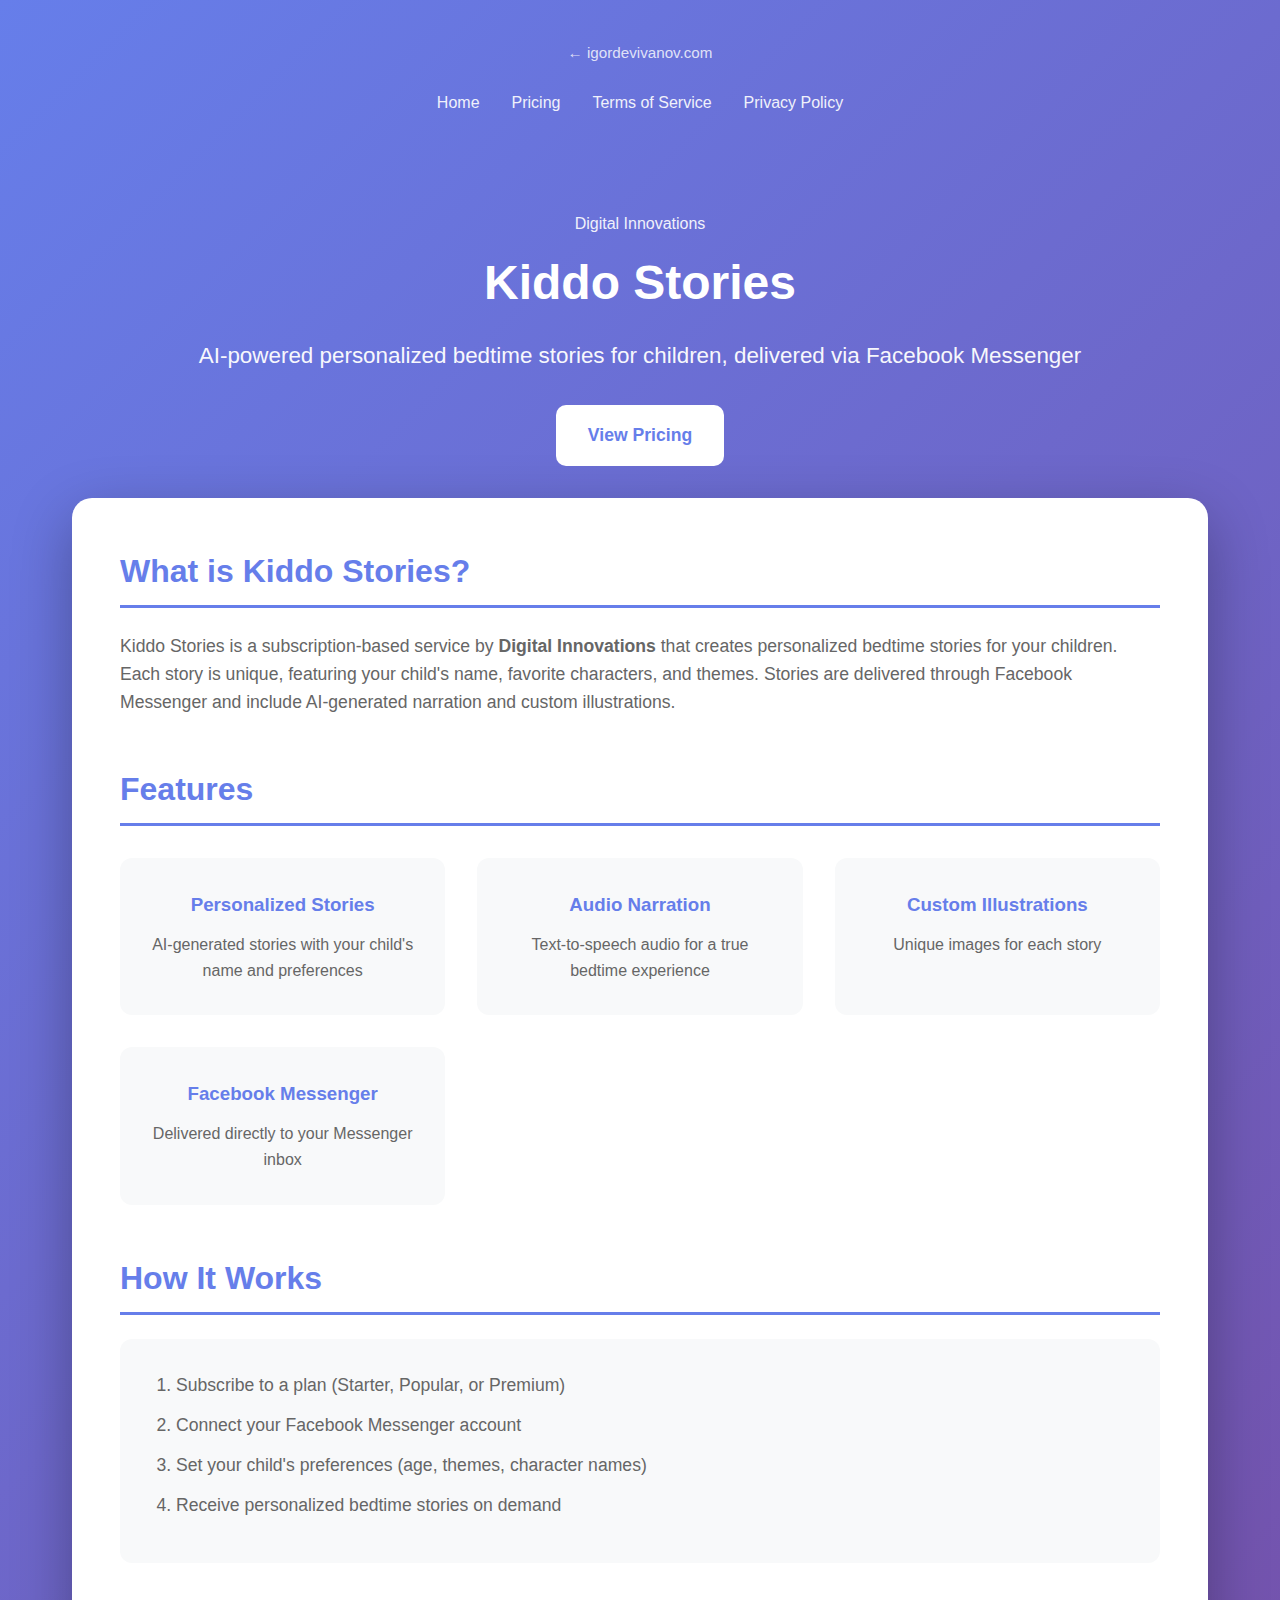
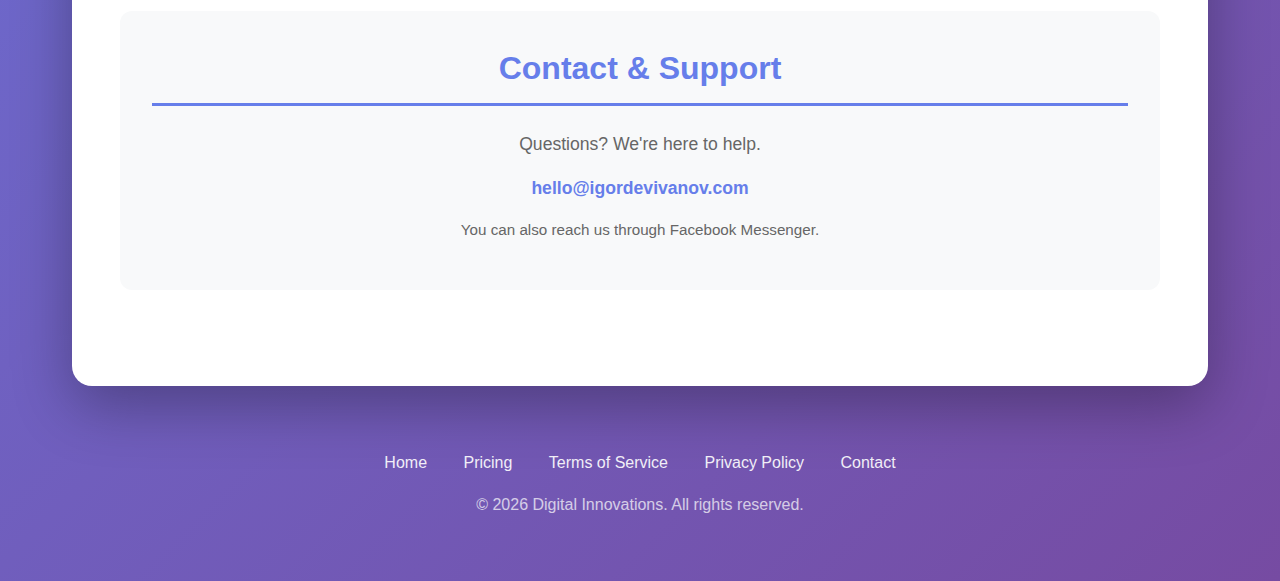
<file: digital-inovations/index.html>
<!DOCTYPE html>
<html lang="en">
<head>
    <meta charset="UTF-8">
    <meta name="viewport" content="width=device-width, initial-scale=1.0">
    <title>Digital Innovations - Kiddo Stories | AI Bedtime Stories for Kids</title>
    <style>
        * {
            margin: 0;
            padding: 0;
            box-sizing: border-box;
        }

        body {
            font-family: -apple-system, BlinkMacSystemFont, 'Segoe UI', Roboto, Oxygen, Ubuntu, Cantarell, sans-serif;
            line-height: 1.6;
            color: #333;
            background: linear-gradient(135deg, #667eea 0%, #764ba2 100%);
            min-height: 100vh;
        }

        .container {
            max-width: 1200px;
            margin: 0 auto;
            padding: 2rem;
        }

        nav {
            display: flex;
            justify-content: center;
            gap: 2rem;
            padding: 1rem 0;
            margin-bottom: 2rem;
        }

        nav a {
            color: white;
            text-decoration: none;
            font-weight: 500;
            opacity: 0.9;
        }

        nav a:hover {
            opacity: 1;
            text-decoration: underline;
        }

        .breadcrumb {
            text-align: center;
            padding: 0.5rem 0;
        }

        .breadcrumb a {
            color: rgba(255,255,255,0.8);
            text-decoration: none;
            font-size: 0.95rem;
        }

        .breadcrumb a:hover {
            color: white;
            text-decoration: underline;
        }

        header {
            text-align: center;
            color: white;
            padding: 3rem 2rem;
        }

        header .company {
            font-size: 1rem;
            opacity: 0.9;
            margin-bottom: 0.5rem;
        }

        header h1 {
            font-size: 3rem;
            margin-bottom: 1rem;
            font-weight: 700;
        }

        header p {
            font-size: 1.4rem;
            opacity: 0.95;
            margin-bottom: 2rem;
        }

        .cta-button {
            display: inline-block;
            background: white;
            color: #667eea;
            padding: 1rem 2rem;
            border-radius: 10px;
            text-decoration: none;
            font-weight: 600;
            font-size: 1.1rem;
            transition: transform 0.2s, box-shadow 0.2s;
        }

        .cta-button:hover {
            transform: translateY(-2px);
            box-shadow: 0 8px 25px rgba(0, 0, 0, 0.2);
        }

        .main-content {
            background: white;
            border-radius: 20px;
            padding: 3rem;
            margin-top: -1rem;
            box-shadow: 0 20px 60px rgba(0, 0, 0, 0.3);
        }

        .section {
            margin-bottom: 3rem;
        }

        .section h2 {
            font-size: 2rem;
            margin-bottom: 1.5rem;
            color: #667eea;
            border-bottom: 3px solid #667eea;
            padding-bottom: 0.5rem;
        }

        .section p {
            font-size: 1.1rem;
            color: #666;
            margin-bottom: 1rem;
        }

        .features {
            display: grid;
            grid-template-columns: repeat(auto-fit, minmax(250px, 1fr));
            gap: 2rem;
            margin-top: 2rem;
        }

        .feature-card {
            background: #f8f9fa;
            border-radius: 12px;
            padding: 2rem;
            text-align: center;
        }

        .feature-card h3 {
            color: #667eea;
            margin-bottom: 0.75rem;
        }

        .feature-card p {
            font-size: 1rem;
            margin-bottom: 0;
        }

        .how-it-works {
            background: #f8f9fa;
            border-radius: 12px;
            padding: 2rem;
            margin-top: 1rem;
        }

        .how-it-works ol {
            margin-left: 1.5rem;
            color: #666;
            font-size: 1.1rem;
        }

        .how-it-works li {
            margin-bottom: 0.75rem;
        }

        .contact-box {
            text-align: center;
            padding: 2rem;
            background: #f8f9fa;
            border-radius: 12px;
            margin-top: 2rem;
        }

        .contact-box a {
            color: #667eea;
            text-decoration: none;
            font-weight: 600;
        }

        .contact-box a:hover {
            text-decoration: underline;
        }

        footer {
            text-align: center;
            padding: 2rem;
            color: white;
            margin-top: 2rem;
        }

        footer a {
            color: white;
            text-decoration: none;
            margin: 0 1rem;
            opacity: 0.9;
        }

        footer a:hover {
            opacity: 1;
            text-decoration: underline;
        }

        footer p {
            margin-top: 1rem;
            opacity: 0.7;
        }

        @media (max-width: 768px) {
            header h1 {
                font-size: 2rem;
            }

            header p {
                font-size: 1.1rem;
            }

            .main-content {
                padding: 2rem 1.5rem;
            }

            nav {
                flex-wrap: wrap;
                justify-content: center;
            }
        }
    </style>
</head>
<body>
    <div class="container">
        <div class="breadcrumb">
            <a href="../index.html">← igordevivanov.com</a>
        </div>

        <nav>
            <a href="index.html">Home</a>
            <a href="pricing.html">Pricing</a>
            <a href="terms.html">Terms of Service</a>
            <a href="privacy.html">Privacy Policy</a>
        </nav>

        <header>
            <p class="company">Digital Innovations</p>
            <h1>Kiddo Stories</h1>
            <p>AI-powered personalized bedtime stories for children, delivered via Facebook Messenger</p>
            <a href="pricing.html" class="cta-button">View Pricing</a>
        </header>

        <div class="main-content">
            <section class="section">
                <h2>What is Kiddo Stories?</h2>
                <p>
                    Kiddo Stories is a subscription-based service by <strong>Digital Innovations</strong> that creates personalized bedtime stories for your children.
                    Each story is unique, featuring your child's name, favorite characters, and themes. Stories are delivered
                    through Facebook Messenger and include AI-generated narration and custom illustrations.
                </p>
            </section>

            <section class="section">
                <h2>Features</h2>
                <div class="features">
                    <div class="feature-card">
                        <h3>Personalized Stories</h3>
                        <p>AI-generated stories with your child's name and preferences</p>
                    </div>
                    <div class="feature-card">
                        <h3>Audio Narration</h3>
                        <p>Text-to-speech audio for a true bedtime experience</p>
                    </div>
                    <div class="feature-card">
                        <h3>Custom Illustrations</h3>
                        <p>Unique images for each story</p>
                    </div>
                    <div class="feature-card">
                        <h3>Facebook Messenger</h3>
                        <p>Delivered directly to your Messenger inbox</p>
                    </div>
                </div>
            </section>

            <section class="section">
                <h2>How It Works</h2>
                <div class="how-it-works">
                    <ol>
                        <li>Subscribe to a plan (Starter, Popular, or Premium)</li>
                        <li>Connect your Facebook Messenger account</li>
                        <li>Set your child's preferences (age, themes, character names)</li>
                        <li>Receive personalized bedtime stories on demand</li>
                    </ol>
                </div>
            </section>

            <section class="section contact-box">
                <h2>Contact & Support</h2>
                <p>Questions? We're here to help.</p>
                <p>
                    <a href="mailto:hello@igordevivanov.com">hello@igordevivanov.com</a>
                </p>
                <p style="margin-top: 1rem; font-size: 0.95rem;">You can also reach us through Facebook Messenger.</p>
            </section>
        </div>

        <footer>
            <a href="index.html">Home</a>
            <a href="pricing.html">Pricing</a>
            <a href="terms.html">Terms of Service</a>
            <a href="privacy.html">Privacy Policy</a>
            <a href="mailto:hello@igordevivanov.com">Contact</a>
            <p>© 2026 Digital Innovations. All rights reserved.</p>
        </footer>
    </div>
</body>
</html>
</file>
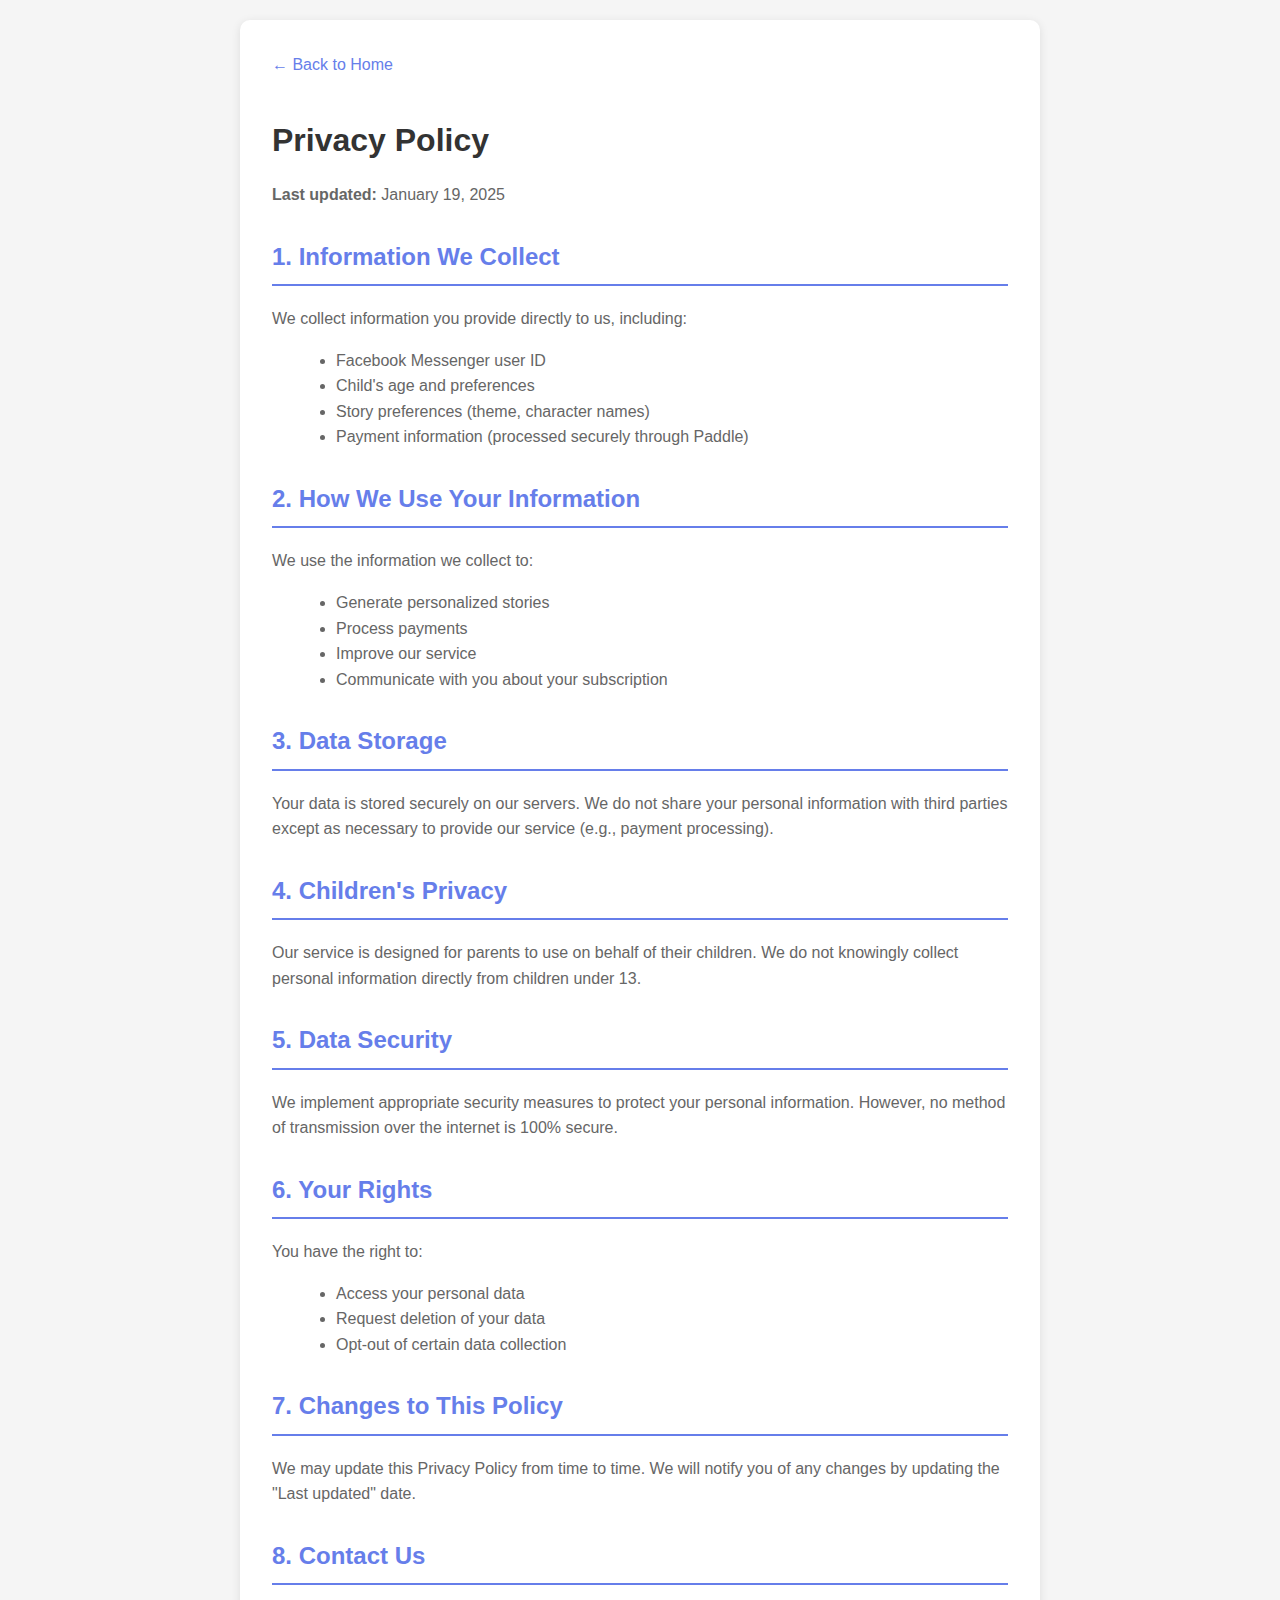
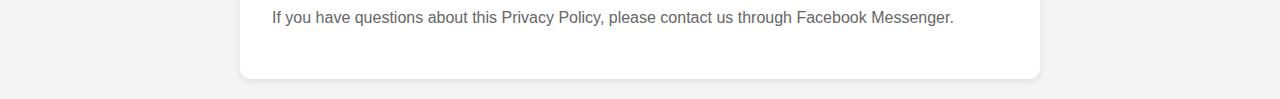
<file: privacy.html>
<!DOCTYPE html>
<html lang="en">
<head>
    <meta charset="UTF-8">
    <meta name="viewport" content="width=device-width, initial-scale=1.0">
    <title>Privacy Policy - Kiddo Stories</title>
    <style>
        body {
            font-family: -apple-system, BlinkMacSystemFont, 'Segoe UI', Roboto, Oxygen, Ubuntu, Cantarell, sans-serif;
            max-width: 800px;
            margin: 0 auto;
            padding: 20px;
            line-height: 1.6;
            background: #f5f5f5;
        }
        .container {
            background: white;
            padding: 2rem;
            border-radius: 10px;
            box-shadow: 0 2px 10px rgba(0, 0, 0, 0.1);
        }
        .back-link {
            display: inline-block;
            margin-bottom: 1rem;
            color: #667eea;
            text-decoration: none;
            font-weight: 500;
        }
        .back-link:hover {
            text-decoration: underline;
        }
        h1 {
            color: #333;
            margin-bottom: 0.5rem;
        }
        h2 {
            color: #667eea;
            margin-top: 30px;
            border-bottom: 2px solid #667eea;
            padding-bottom: 0.5rem;
        }
        p {
            color: #666;
        }
        ul {
            color: #666;
            margin-left: 1.5rem;
        }
    </style>
</head>
<body>
    <div class="container">
        <a href="/" class="back-link">← Back to Home</a>
        <h1>Privacy Policy</h1>
    <p><strong>Last updated:</strong> January 19, 2025</p>

    <h2>1. Information We Collect</h2>
    <p>We collect information you provide directly to us, including:</p>
    <ul>
        <li>Facebook Messenger user ID</li>
        <li>Child's age and preferences</li>
        <li>Story preferences (theme, character names)</li>
        <li>Payment information (processed securely through Paddle)</li>
    </ul>

    <h2>2. How We Use Your Information</h2>
    <p>We use the information we collect to:</p>
    <ul>
        <li>Generate personalized stories</li>
        <li>Process payments</li>
        <li>Improve our service</li>
        <li>Communicate with you about your subscription</li>
    </ul>

    <h2>3. Data Storage</h2>
    <p>Your data is stored securely on our servers. We do not share your personal information with third parties except as necessary to provide our service (e.g., payment processing).</p>

    <h2>4. Children's Privacy</h2>
    <p>Our service is designed for parents to use on behalf of their children. We do not knowingly collect personal information directly from children under 13.</p>

    <h2>5. Data Security</h2>
    <p>We implement appropriate security measures to protect your personal information. However, no method of transmission over the internet is 100% secure.</p>

    <h2>6. Your Rights</h2>
    <p>You have the right to:</p>
    <ul>
        <li>Access your personal data</li>
        <li>Request deletion of your data</li>
        <li>Opt-out of certain data collection</li>
    </ul>

    <h2>7. Changes to This Policy</h2>
    <p>We may update this Privacy Policy from time to time. We will notify you of any changes by updating the "Last updated" date.</p>

    <h2>8. Contact Us</h2>
    <p>If you have questions about this Privacy Policy, please contact us through Facebook Messenger.</p>
    </div>
</body>
</html>
</file>
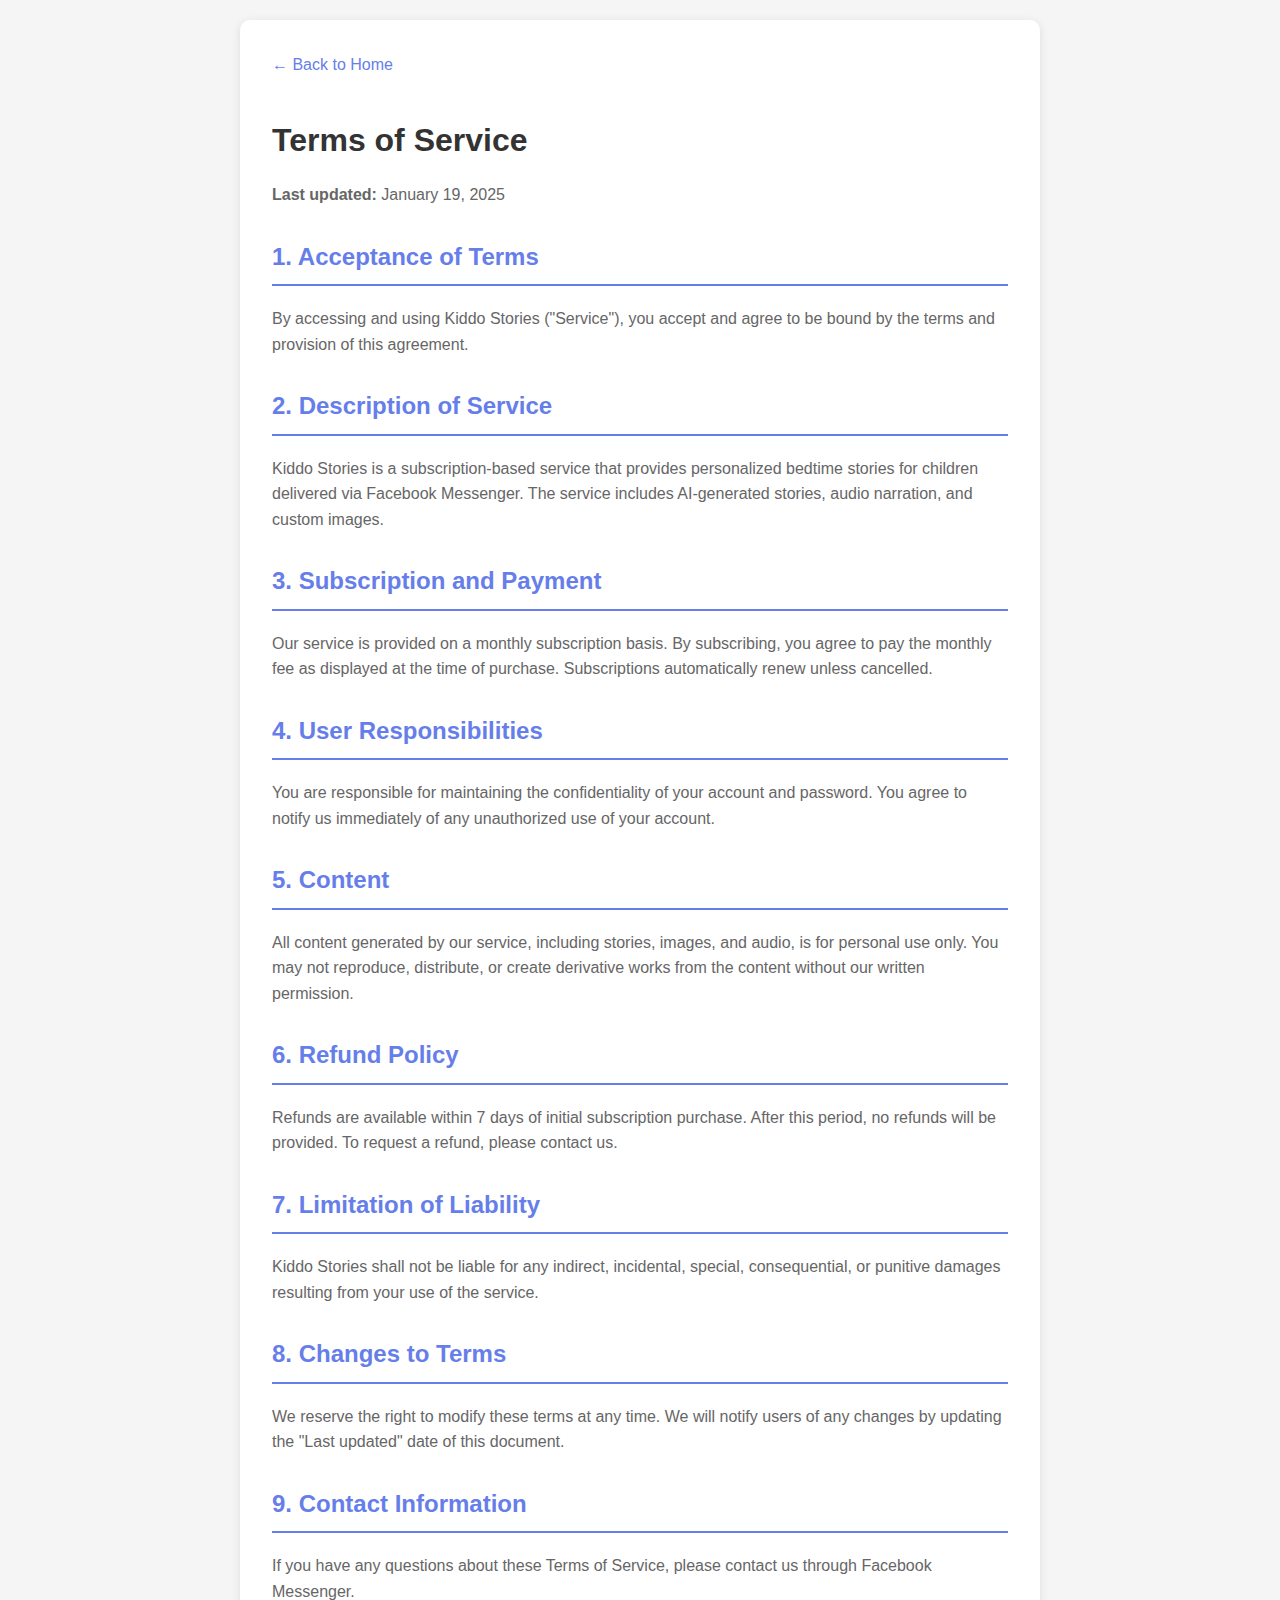
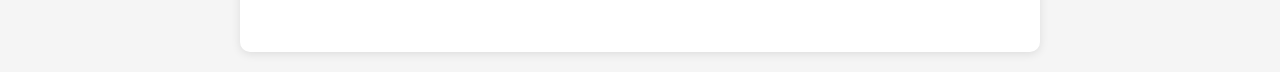
<file: terms.html>
<!DOCTYPE html>
<html lang="en">
<head>
    <meta charset="UTF-8">
    <meta name="viewport" content="width=device-width, initial-scale=1.0">
    <title>Terms of Service - Kiddo Stories</title>
    <style>
        body {
            font-family: -apple-system, BlinkMacSystemFont, 'Segoe UI', Roboto, Oxygen, Ubuntu, Cantarell, sans-serif;
            max-width: 800px;
            margin: 0 auto;
            padding: 20px;
            line-height: 1.6;
            background: #f5f5f5;
        }
        .container {
            background: white;
            padding: 2rem;
            border-radius: 10px;
            box-shadow: 0 2px 10px rgba(0, 0, 0, 0.1);
        }
        .back-link {
            display: inline-block;
            margin-bottom: 1rem;
            color: #667eea;
            text-decoration: none;
            font-weight: 500;
        }
        .back-link:hover {
            text-decoration: underline;
        }
        h1 {
            color: #333;
            margin-bottom: 0.5rem;
        }
        h2 {
            color: #667eea;
            margin-top: 30px;
            border-bottom: 2px solid #667eea;
            padding-bottom: 0.5rem;
        }
        p {
            color: #666;
        }
    </style>
</head>
<body>
    <div class="container">
        <a href="/" class="back-link">← Back to Home</a>
        <h1>Terms of Service</h1>
    <p><strong>Last updated:</strong> January 19, 2025</p>

    <h2>1. Acceptance of Terms</h2>
    <p>By accessing and using Kiddo Stories ("Service"), you accept and agree to be bound by the terms and provision of this agreement.</p>

    <h2>2. Description of Service</h2>
    <p>Kiddo Stories is a subscription-based service that provides personalized bedtime stories for children delivered via Facebook Messenger. The service includes AI-generated stories, audio narration, and custom images.</p>

    <h2>3. Subscription and Payment</h2>
    <p>Our service is provided on a monthly subscription basis. By subscribing, you agree to pay the monthly fee as displayed at the time of purchase. Subscriptions automatically renew unless cancelled.</p>

    <h2>4. User Responsibilities</h2>
    <p>You are responsible for maintaining the confidentiality of your account and password. You agree to notify us immediately of any unauthorized use of your account.</p>

    <h2>5. Content</h2>
    <p>All content generated by our service, including stories, images, and audio, is for personal use only. You may not reproduce, distribute, or create derivative works from the content without our written permission.</p>

    <h2>6. Refund Policy</h2>
    <p>Refunds are available within 7 days of initial subscription purchase. After this period, no refunds will be provided. To request a refund, please contact us.</p>

    <h2>7. Limitation of Liability</h2>
    <p>Kiddo Stories shall not be liable for any indirect, incidental, special, consequential, or punitive damages resulting from your use of the service.</p>

    <h2>8. Changes to Terms</h2>
    <p>We reserve the right to modify these terms at any time. We will notify users of any changes by updating the "Last updated" date of this document.</p>

    <h2>9. Contact Information</h2>
    <p>If you have any questions about these Terms of Service, please contact us through Facebook Messenger.</p>
    </div>
</body>
</html>
</file>
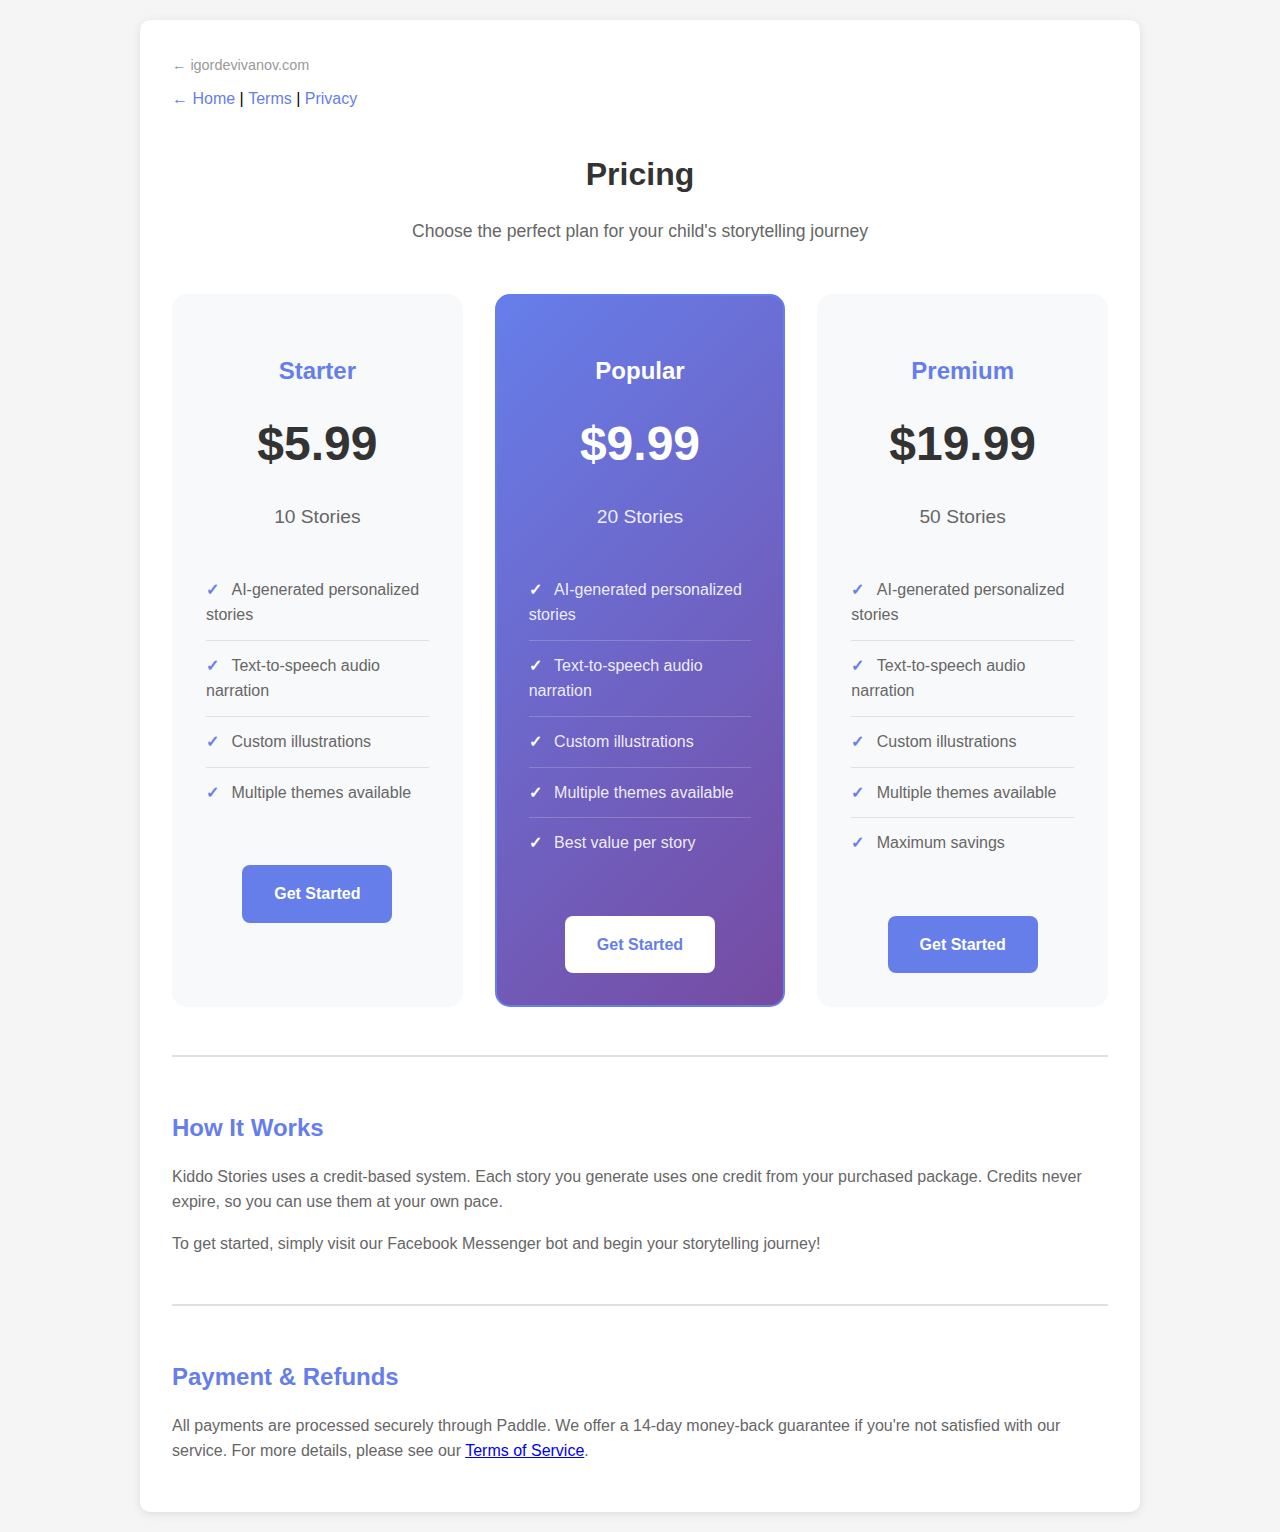
<file: digital-inovations/pricing.html>
<!DOCTYPE html>
<html lang="en">
<head>
    <meta charset="UTF-8">
    <meta name="viewport" content="width=device-width, initial-scale=1.0">
    <title>Pricing - Kiddo Stories | Digital Innovations</title>
    <style>
        body {
            font-family: -apple-system, BlinkMacSystemFont, 'Segoe UI', Roboto, Oxygen, Ubuntu, Cantarell, sans-serif;
            max-width: 1000px;
            margin: 0 auto;
            padding: 20px;
            line-height: 1.6;
            background: #f5f5f5;
        }
        .container {
            background: white;
            padding: 2rem;
            border-radius: 10px;
            box-shadow: 0 2px 10px rgba(0, 0, 0, 0.1);
        }
        .back-link {
            display: inline-block;
            margin-bottom: 1rem;
            color: #667eea;
            text-decoration: none;
            font-weight: 500;
        }
        .back-link:hover {
            text-decoration: underline;
        }
        .breadcrumb {
            margin-bottom: 0.5rem;
        }
        .breadcrumb a {
            color: #999;
            text-decoration: none;
            font-size: 0.9rem;
        }
        .breadcrumb a:hover {
            color: #667eea;
            text-decoration: underline;
        }
        h1 {
            color: #333;
            margin-bottom: 0.5rem;
            text-align: center;
        }
        .subtitle {
            text-align: center;
            color: #666;
            margin-bottom: 3rem;
            font-size: 1.1rem;
        }
        .pricing-grid {
            display: grid;
            grid-template-columns: repeat(auto-fit, minmax(280px, 1fr));
            gap: 2rem;
            margin-top: 2rem;
        }
        .pricing-card {
            background: #f8f9fa;
            border-radius: 15px;
            padding: 2rem;
            text-align: center;
            transition: transform 0.3s, box-shadow 0.3s;
            border: 2px solid transparent;
        }
        .pricing-card:hover {
            transform: translateY(-5px);
            box-shadow: 0 10px 30px rgba(0, 0, 0, 0.15);
            border-color: #667eea;
        }
        .pricing-card.featured {
            background: linear-gradient(135deg, #667eea 0%, #764ba2 100%);
            color: white;
            border-color: #667eea;
        }
        .pricing-card.featured .price { color: white; }
        .pricing-card.featured .price-amount { color: white; }
        .pricing-card.featured h3 { color: white; }
        .pricing-card.featured p { color: rgba(255, 255, 255, 0.9); }
        .pricing-card h3 {
            color: #667eea;
            font-size: 1.5rem;
            margin-bottom: 1rem;
        }
        .price {
            font-size: 3rem;
            font-weight: 700;
            color: #667eea;
            margin: 1rem 0;
        }
        .price-amount {
            font-size: 3rem;
            font-weight: 700;
            color: #333;
        }
        .stories-count {
            font-size: 1.2rem;
            color: #666;
            margin-bottom: 1.5rem;
            font-weight: 500;
        }
        .pricing-card.featured .stories-count { color: rgba(255, 255, 255, 0.9); }
        .features {
            list-style: none;
            padding: 0;
            margin: 2rem 0;
            text-align: left;
        }
        .features li {
            padding: 0.75rem 0;
            color: #666;
            border-bottom: 1px solid #e0e0e0;
        }
        .features li:last-child { border-bottom: none; }
        .pricing-card.featured .features li {
            color: rgba(255, 255, 255, 0.9);
            border-bottom-color: rgba(255, 255, 255, 0.2);
        }
        .features li:before {
            content: "✓ ";
            color: #667eea;
            font-weight: bold;
            margin-right: 0.5rem;
        }
        .pricing-card.featured .features li:before { color: white; }
        .cta-button {
            display: inline-block;
            background: #667eea;
            color: white;
            padding: 1rem 2rem;
            border-radius: 8px;
            text-decoration: none;
            font-weight: 600;
            margin-top: 1rem;
            transition: background 0.3s;
        }
        .cta-button:hover { background: #5568d3; }
        .pricing-card.featured .cta-button {
            background: white;
            color: #667eea;
        }
        .pricing-card.featured .cta-button:hover { background: #f0f0f0; }
        .info-section {
            margin-top: 3rem;
            padding-top: 2rem;
            border-top: 2px solid #e0e0e0;
        }
        .info-section h2 { color: #667eea; margin-bottom: 1rem; }
        .info-section p { color: #666; margin-bottom: 1rem; }
        @media (max-width: 768px) {
            .pricing-grid { grid-template-columns: 1fr; }
        }
    </style>
</head>
<body>
    <div class="container">
        <div class="breadcrumb"><a href="../index.html">← igordevivanov.com</a></div>
        <a href="index.html" class="back-link">← Home</a> | <a href="terms.html" class="back-link">Terms</a> | <a href="privacy.html" class="back-link">Privacy</a>
        <h1>Pricing</h1>
        <p class="subtitle">Choose the perfect plan for your child's storytelling journey</p>

        <div class="pricing-grid">
            <div class="pricing-card">
                <h3>Starter</h3>
                <div class="price"><span class="price-amount">$5.99</span></div>
                <p class="stories-count">10 Stories</p>
                <ul class="features">
                    <li>AI-generated personalized stories</li>
                    <li>Text-to-speech audio narration</li>
                    <li>Custom illustrations</li>
                    <li>Multiple themes available</li>
                </ul>
                <a href="#" class="cta-button">Get Started</a>
            </div>

            <div class="pricing-card featured">
                <h3>Popular</h3>
                <div class="price"><span class="price-amount">$9.99</span></div>
                <p class="stories-count">20 Stories</p>
                <ul class="features">
                    <li>AI-generated personalized stories</li>
                    <li>Text-to-speech audio narration</li>
                    <li>Custom illustrations</li>
                    <li>Multiple themes available</li>
                    <li>Best value per story</li>
                </ul>
                <a href="#" class="cta-button">Get Started</a>
            </div>

            <div class="pricing-card">
                <h3>Premium</h3>
                <div class="price"><span class="price-amount">$19.99</span></div>
                <p class="stories-count">50 Stories</p>
                <ul class="features">
                    <li>AI-generated personalized stories</li>
                    <li>Text-to-speech audio narration</li>
                    <li>Custom illustrations</li>
                    <li>Multiple themes available</li>
                    <li>Maximum savings</li>
                </ul>
                <a href="#" class="cta-button">Get Started</a>
            </div>
        </div>

        <div class="info-section">
            <h2>How It Works</h2>
            <p>Kiddo Stories uses a credit-based system. Each story you generate uses one credit from your purchased package. Credits never expire, so you can use them at your own pace.</p>
            <p>To get started, simply visit our Facebook Messenger bot and begin your storytelling journey!</p>
        </div>

        <div class="info-section">
            <h2>Payment & Refunds</h2>
            <p>All payments are processed securely through Paddle. We offer a 14-day money-back guarantee if you're not satisfied with our service. For more details, please see our <a href="terms.html">Terms of Service</a>.</p>
        </div>
    </div>
</body>
</html>
</file>
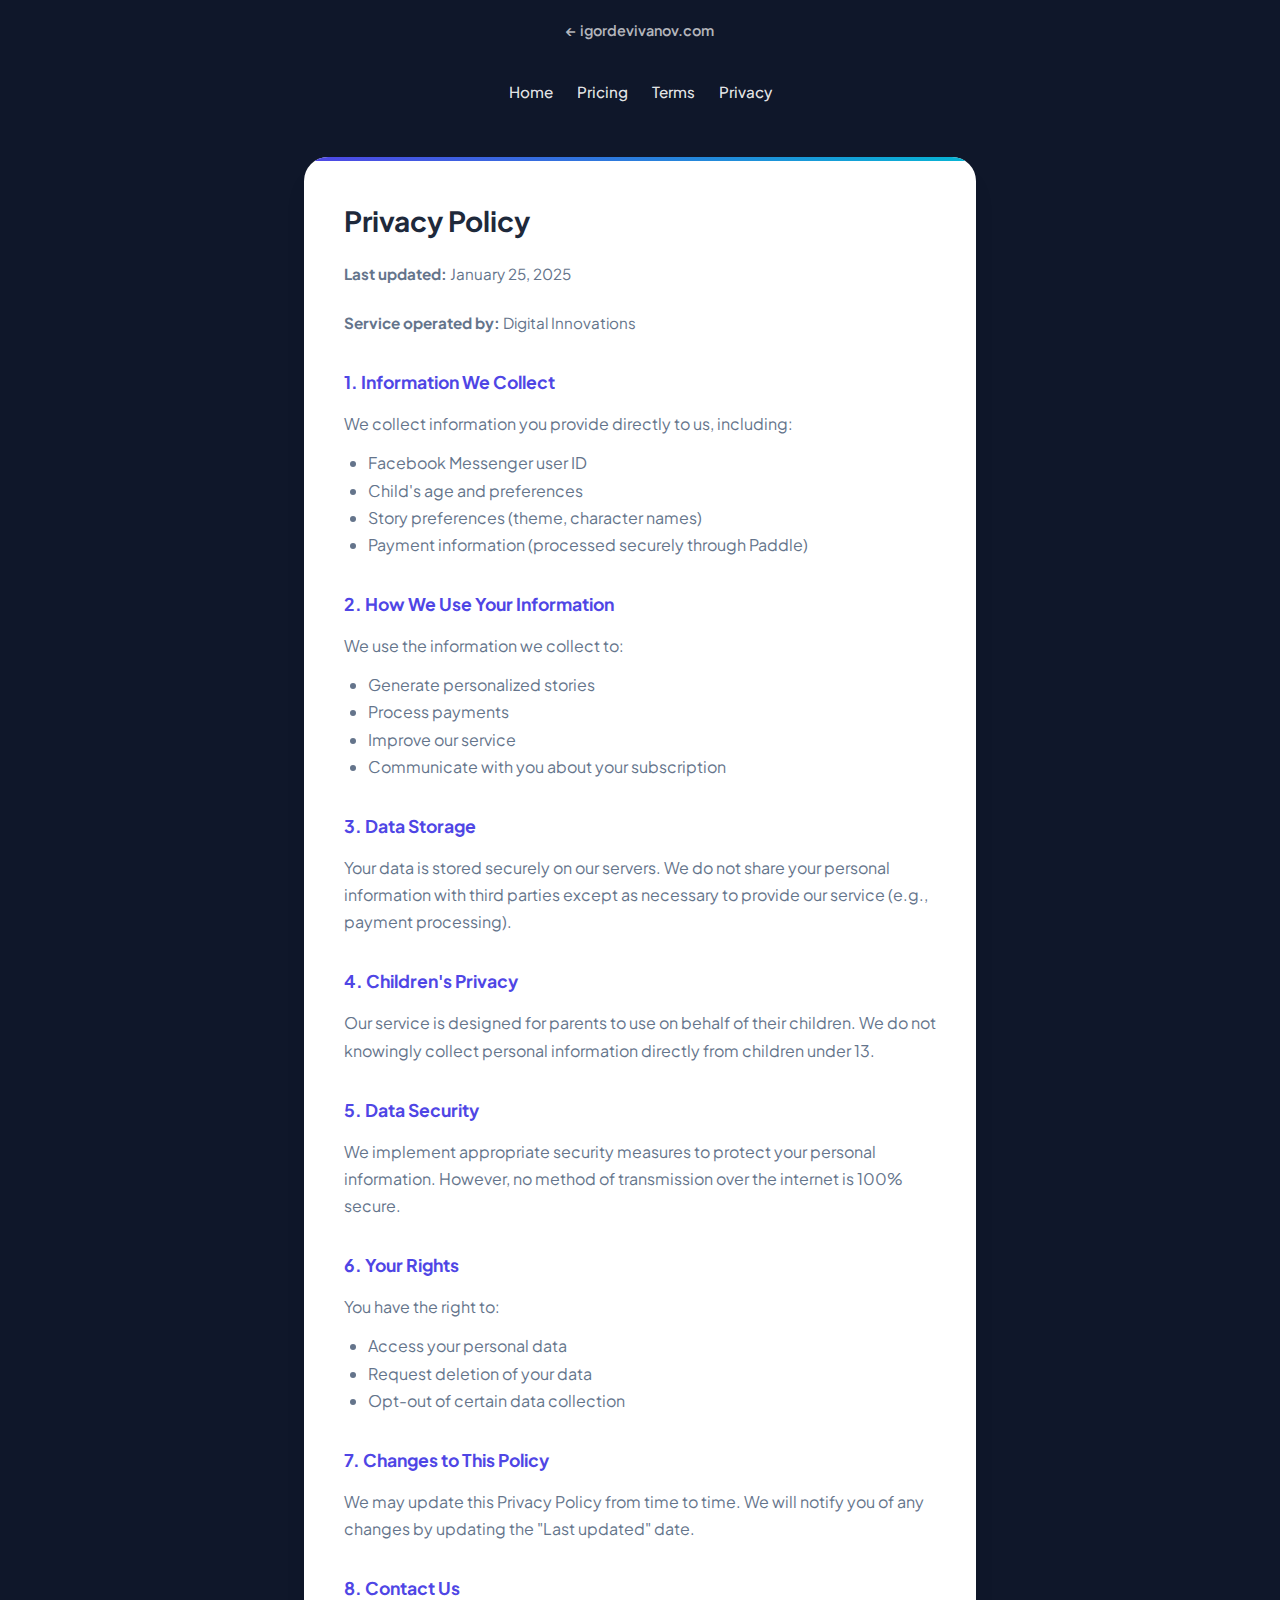
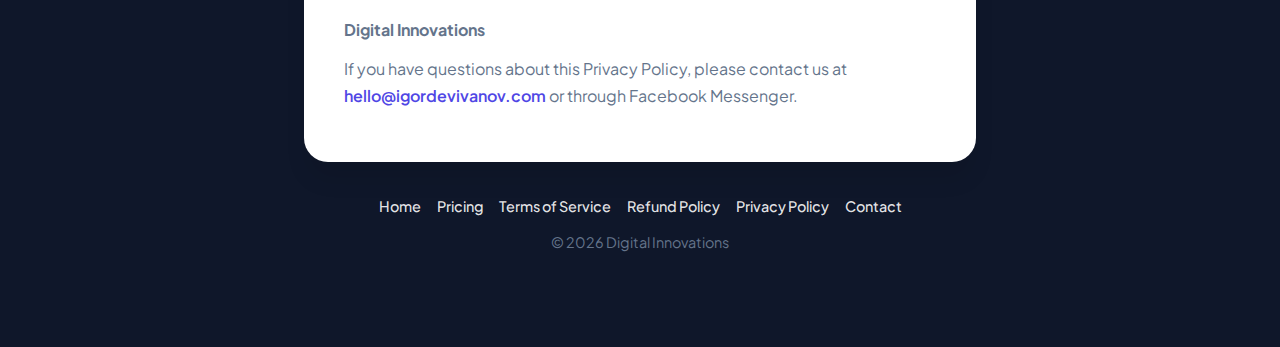
<file: digital-inovations/privacy.html>
<!DOCTYPE html>
<html lang="en">
<head>
    <meta charset="UTF-8">
    <meta name="viewport" content="width=device-width, initial-scale=1.0">
    <title>Privacy Policy - Kiddo Stories | Digital Innovations</title>
    <link rel="preconnect" href="https://fonts.googleapis.com">
    <link rel="preconnect" href="https://fonts.gstatic.com" crossorigin>
    <link href="https://fonts.googleapis.com/css2?family=Plus+Jakarta+Sans:wght@400;500;600;700&display=swap" rel="stylesheet">
    <style>
        :root {
            --color-primary: #4f46e5;
            --color-bg: #0f172a;
            --color-text: #1e293b;
            --color-text-muted: #64748b;
            --color-surface: #ffffff;
            --shadow-xl: 0 20px 25px -5px rgba(0,0,0,0.1);
            --radius-xl: 24px;
        }
        * { margin: 0; padding: 0; box-sizing: border-box; }
        body {
            font-family: 'Plus Jakarta Sans', -apple-system, sans-serif;
            line-height: 1.7;
            color: var(--color-text);
            background: var(--color-bg);
            min-height: 100vh;
        }
        .container {
            max-width: 720px;
            margin: 0 auto;
            padding: 0 1.5rem 3rem;
        }
        nav {
            padding: 1.25rem 0;
            display: flex;
            justify-content: center;
            gap: 1.5rem;
            flex-wrap: wrap;
        }
        nav a {
            color: rgba(255,255,255,0.9);
            text-decoration: none;
            font-weight: 500;
            font-size: 0.95rem;
        }
        nav a:hover { color: white; }
        .breadcrumb { text-align: center; padding: 1rem 0; }
        .breadcrumb a {
            color: rgba(255,255,255,0.7);
            text-decoration: none;
            font-size: 0.9rem;
        }
        .breadcrumb a:hover { color: white; }
        .main-content {
            background: var(--color-surface);
            border-radius: var(--radius-xl);
            padding: 2.5rem;
            margin-top: 2rem;
            box-shadow: var(--shadow-xl);
            position: relative;
            overflow: hidden;
        }
        .main-content::before {
            content: '';
            position: absolute;
            top: 0; left: 0; right: 0;
            height: 4px;
            background: linear-gradient(90deg, var(--color-primary), #06b6d4);
        }
        h1 {
            font-size: 1.75rem;
            font-weight: 700;
            color: var(--color-text);
            margin-bottom: 1rem;
        }
        h2 {
            font-size: 1.1rem;
            font-weight: 700;
            color: var(--color-primary);
            margin-top: 2rem;
            margin-bottom: 0.75rem;
        }
        p, ul { color: var(--color-text-muted); margin-bottom: 0.75rem; }
        ul { margin-left: 1.5rem; }
        a { color: var(--color-primary); font-weight: 600; text-decoration: none; }
        a:hover { text-decoration: underline; }
        .meta { font-size: 0.95rem; margin-bottom: 1.5rem; }

        footer {
            text-align: center;
            padding: 2rem 0;
            color: rgba(255,255,255,0.6);
            font-size: 0.9rem;
        }

        footer .footer-links {
            display: flex;
            flex-wrap: wrap;
            justify-content: center;
            gap: 1rem;
            margin-bottom: 0.75rem;
        }

        footer a {
            color: rgba(255,255,255,0.9);
            text-decoration: none;
            font-weight: 500;
        }

        footer a:hover { color: white; }
        @media (max-width: 768px) {
            .main-content { padding: 1.5rem; }
        }
    </style>
</head>
<body>
    <div class="container">
        <div class="breadcrumb"><a href="../index.html">← igordevivanov.com</a></div>
        <nav>
            <a href="index.html">Home</a>
            <a href="pricing.html">Pricing</a>
            <a href="terms.html">Terms</a>
            <a href="privacy.html">Privacy</a>
        </nav>

        <div class="main-content">
            <h1>Privacy Policy</h1>
            <p class="meta"><strong>Last updated:</strong> January 25, 2025</p>
            <p class="meta"><strong>Service operated by:</strong> Digital Innovations</p>

            <h2>1. Information We Collect</h2>
            <p>We collect information you provide directly to us, including:</p>
            <ul>
                <li>Facebook Messenger user ID</li>
                <li>Child's age and preferences</li>
                <li>Story preferences (theme, character names)</li>
                <li>Payment information (processed securely through Paddle)</li>
            </ul>

            <h2>2. How We Use Your Information</h2>
            <p>We use the information we collect to:</p>
            <ul>
                <li>Generate personalized stories</li>
                <li>Process payments</li>
                <li>Improve our service</li>
                <li>Communicate with you about your subscription</li>
            </ul>

            <h2>3. Data Storage</h2>
            <p>Your data is stored securely on our servers. We do not share your personal information with third parties except as necessary to provide our service (e.g., payment processing).</p>

            <h2>4. Children's Privacy</h2>
            <p>Our service is designed for parents to use on behalf of their children. We do not knowingly collect personal information directly from children under 13.</p>

            <h2>5. Data Security</h2>
            <p>We implement appropriate security measures to protect your personal information. However, no method of transmission over the internet is 100% secure.</p>

            <h2>6. Your Rights</h2>
            <p>You have the right to:</p>
            <ul>
                <li>Access your personal data</li>
                <li>Request deletion of your data</li>
                <li>Opt-out of certain data collection</li>
            </ul>

            <h2>7. Changes to This Policy</h2>
            <p>We may update this Privacy Policy from time to time. We will notify you of any changes by updating the "Last updated" date.</p>

            <h2>8. Contact Us</h2>
            <p><strong>Digital Innovations</strong></p>
            <p>If you have questions about this Privacy Policy, please contact us at <a href="mailto:hello@igordevivanov.com">hello@igordevivanov.com</a> or through Facebook Messenger.</p>
        </div>
        <footer>
            <div class="footer-links">
                <a href="index.html">Home</a>
                <a href="pricing.html">Pricing</a>
                <a href="terms.html">Terms of Service</a>
                <a href="terms.html#refund-policy">Refund Policy</a>
                <a href="privacy.html">Privacy Policy</a>
                <a href="mailto:hello@igordevivanov.com">Contact</a>
            </div>
            <p>© 2026 Digital Innovations</p>
        </footer>
    </div>
</body>
</html>
</file>
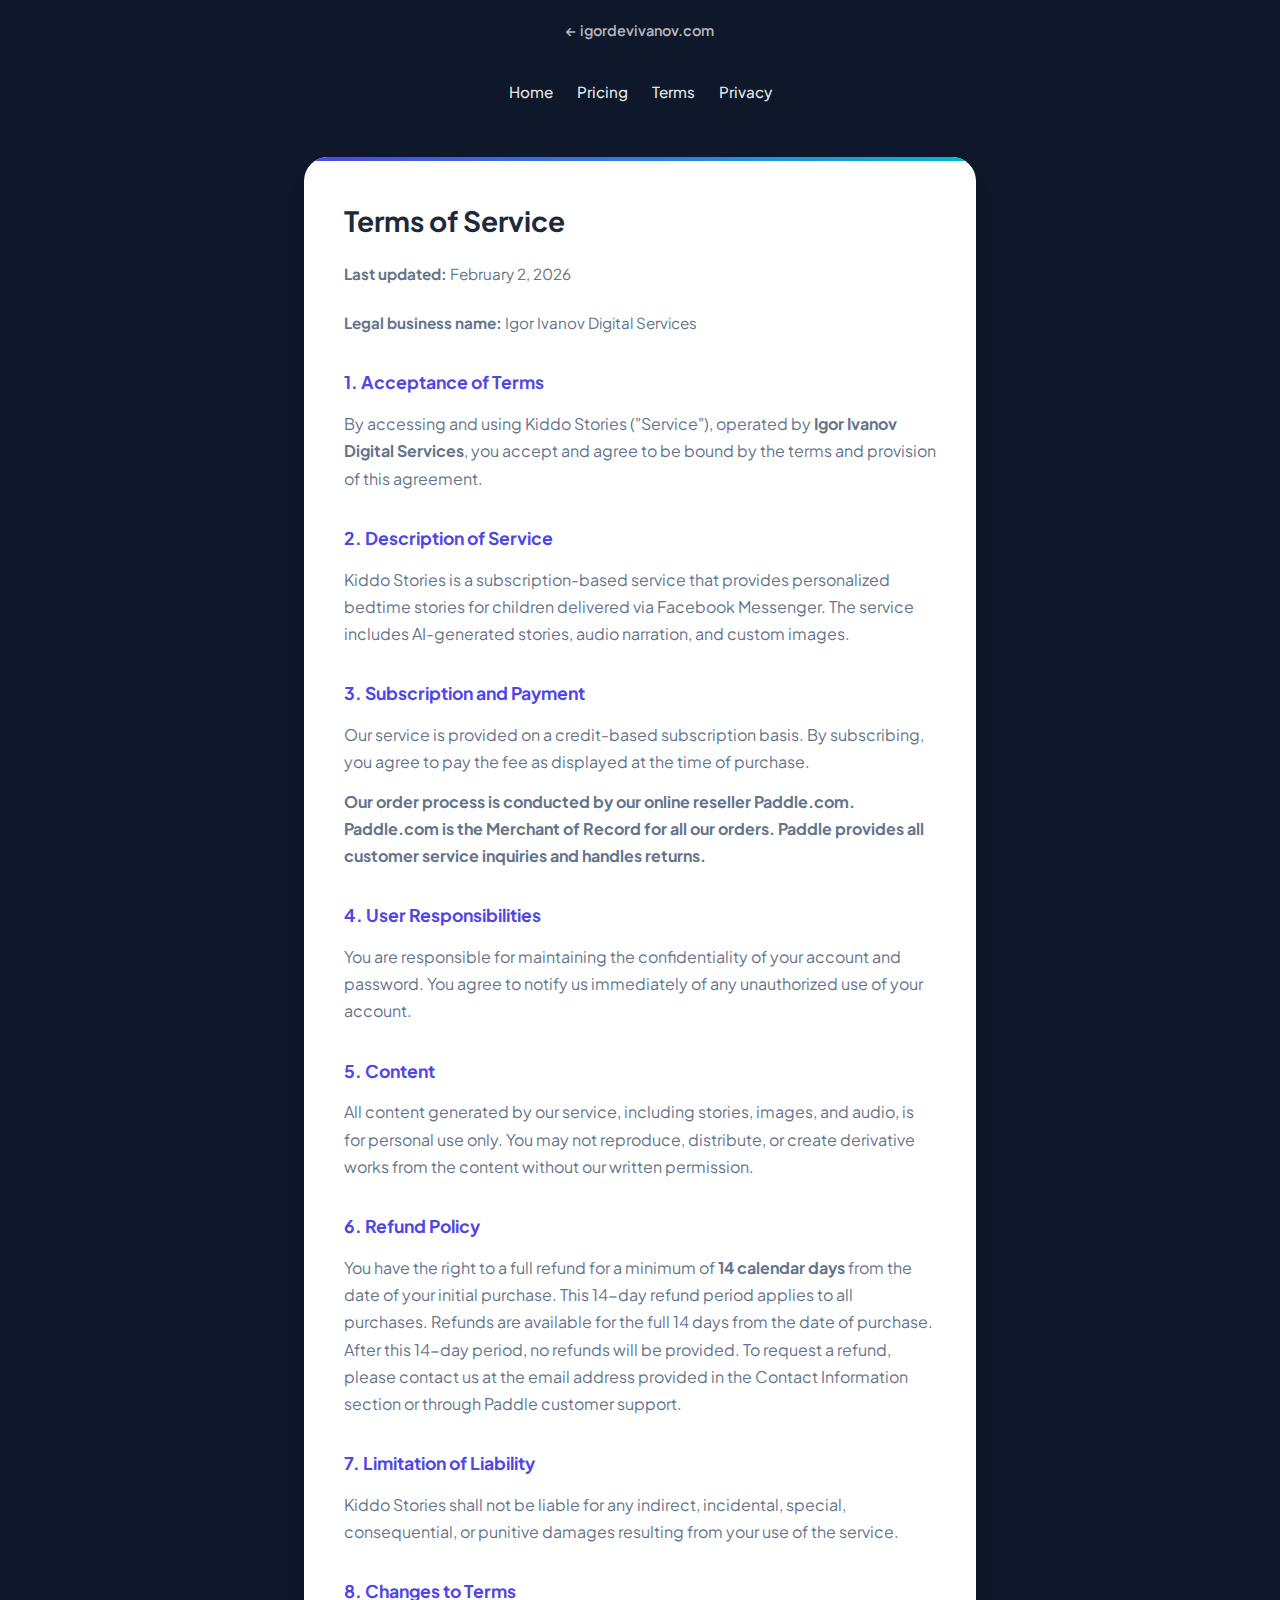
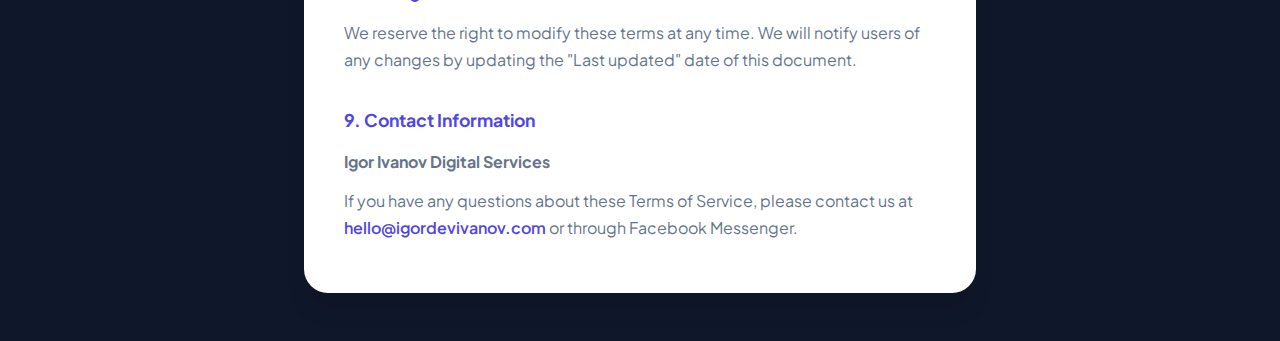
<file: digital-inovations/terms.html>
<!DOCTYPE html>
<html lang="en">
<head>
    <meta charset="UTF-8">
    <meta name="viewport" content="width=device-width, initial-scale=1.0">
    <title>Terms of Service - Kiddo Stories | Digital Innovations</title>
    <link rel="preconnect" href="https://fonts.googleapis.com">
    <link rel="preconnect" href="https://fonts.gstatic.com" crossorigin>
    <link href="https://fonts.googleapis.com/css2?family=Plus+Jakarta+Sans:wght@400;500;600;700&display=swap" rel="stylesheet">
    <style>
        :root {
            --color-primary: #4f46e5;
            --color-primary-dark: #4338ca;
            --color-bg: #0f172a;
            --color-text: #1e293b;
            --color-text-muted: #64748b;
            --color-surface: #ffffff;
            --shadow-xl: 0 20px 25px -5px rgba(0,0,0,0.1);
            --radius-xl: 24px;
        }
        * { margin: 0; padding: 0; box-sizing: border-box; }
        body {
            font-family: 'Plus Jakarta Sans', -apple-system, sans-serif;
            line-height: 1.7;
            color: var(--color-text);
            background: var(--color-bg);
            min-height: 100vh;
        }
        .container {
            max-width: 720px;
            margin: 0 auto;
            padding: 0 1.5rem 3rem;
        }
        nav {
            padding: 1.25rem 0;
            display: flex;
            justify-content: center;
            gap: 1.5rem;
            flex-wrap: wrap;
        }
        nav a {
            color: rgba(255,255,255,0.9);
            text-decoration: none;
            font-weight: 500;
            font-size: 0.95rem;
        }
        nav a:hover { color: white; }
        .breadcrumb { text-align: center; padding: 1rem 0; }
        .breadcrumb a {
            color: rgba(255,255,255,0.7);
            text-decoration: none;
            font-size: 0.9rem;
        }
        .breadcrumb a:hover { color: white; }
        .main-content {
            background: var(--color-surface);
            border-radius: var(--radius-xl);
            padding: 2.5rem;
            margin-top: 2rem;
            box-shadow: var(--shadow-xl);
            position: relative;
            overflow: hidden;
        }
        .main-content::before {
            content: '';
            position: absolute;
            top: 0; left: 0; right: 0;
            height: 4px;
            background: linear-gradient(90deg, var(--color-primary), #06b6d4);
        }
        h1 {
            font-size: 1.75rem;
            font-weight: 700;
            color: var(--color-text);
            margin-bottom: 1rem;
        }
        h2 {
            font-size: 1.1rem;
            font-weight: 700;
            color: var(--color-primary);
            margin-top: 2rem;
            margin-bottom: 0.75rem;
        }
        p { color: var(--color-text-muted); margin-bottom: 0.75rem; }
        a { color: var(--color-primary); font-weight: 600; text-decoration: none; }
        a:hover { text-decoration: underline; }
        .meta { font-size: 0.95rem; margin-bottom: 1.5rem; }
        @media (max-width: 768px) {
            .main-content { padding: 1.5rem; }
        }
    </style>
</head>
<body>
    <div class="container">
        <div class="breadcrumb"><a href="../index.html">← igordevivanov.com</a></div>
        <nav>
            <a href="index.html">Home</a>
            <a href="pricing.html">Pricing</a>
            <a href="terms.html">Terms</a>
            <a href="privacy.html">Privacy</a>
        </nav>

        <div class="main-content">
            <h1>Terms of Service</h1>
            <p class="meta"><strong>Last updated:</strong> February 2, 2026</p>
            <p class="meta"><strong>Legal business name:</strong> Igor Ivanov Digital Services</p>

            <h2>1. Acceptance of Terms</h2>
            <p>By accessing and using Kiddo Stories ("Service"), operated by <strong>Igor Ivanov Digital Services</strong>, you accept and agree to be bound by the terms and provision of this agreement.</p>

            <h2>2. Description of Service</h2>
            <p>Kiddo Stories is a subscription-based service that provides personalized bedtime stories for children delivered via Facebook Messenger. The service includes AI-generated stories, audio narration, and custom images.</p>

            <h2>3. Subscription and Payment</h2>
            <p>Our service is provided on a credit-based subscription basis. By subscribing, you agree to pay the fee as displayed at the time of purchase.</p>
            <p><strong>Our order process is conducted by our online reseller Paddle.com. Paddle.com is the Merchant of Record for all our orders. Paddle provides all customer service inquiries and handles returns.</strong></p>

            <h2>4. User Responsibilities</h2>
            <p>You are responsible for maintaining the confidentiality of your account and password. You agree to notify us immediately of any unauthorized use of your account.</p>

            <h2>5. Content</h2>
            <p>All content generated by our service, including stories, images, and audio, is for personal use only. You may not reproduce, distribute, or create derivative works from the content without our written permission.</p>

            <h2>6. Refund Policy</h2>
            <p>You have the right to a full refund for a minimum of <strong>14 calendar days</strong> from the date of your initial purchase. This 14-day refund period applies to all purchases. Refunds are available for the full 14 days from the date of purchase. After this 14-day period, no refunds will be provided. To request a refund, please contact us at the email address provided in the Contact Information section or through Paddle customer support.</p>

            <h2>7. Limitation of Liability</h2>
            <p>Kiddo Stories shall not be liable for any indirect, incidental, special, consequential, or punitive damages resulting from your use of the service.</p>

            <h2>8. Changes to Terms</h2>
            <p>We reserve the right to modify these terms at any time. We will notify users of any changes by updating the "Last updated" date of this document.</p>

            <h2>9. Contact Information</h2>
            <p><strong>Igor Ivanov Digital Services</strong></p>
            <p>If you have any questions about these Terms of Service, please contact us at <a href="mailto:hello@igordevivanov.com">hello@igordevivanov.com</a> or through Facebook Messenger.</p>
        </div>
    </div>
</body>
</html>
</file>
